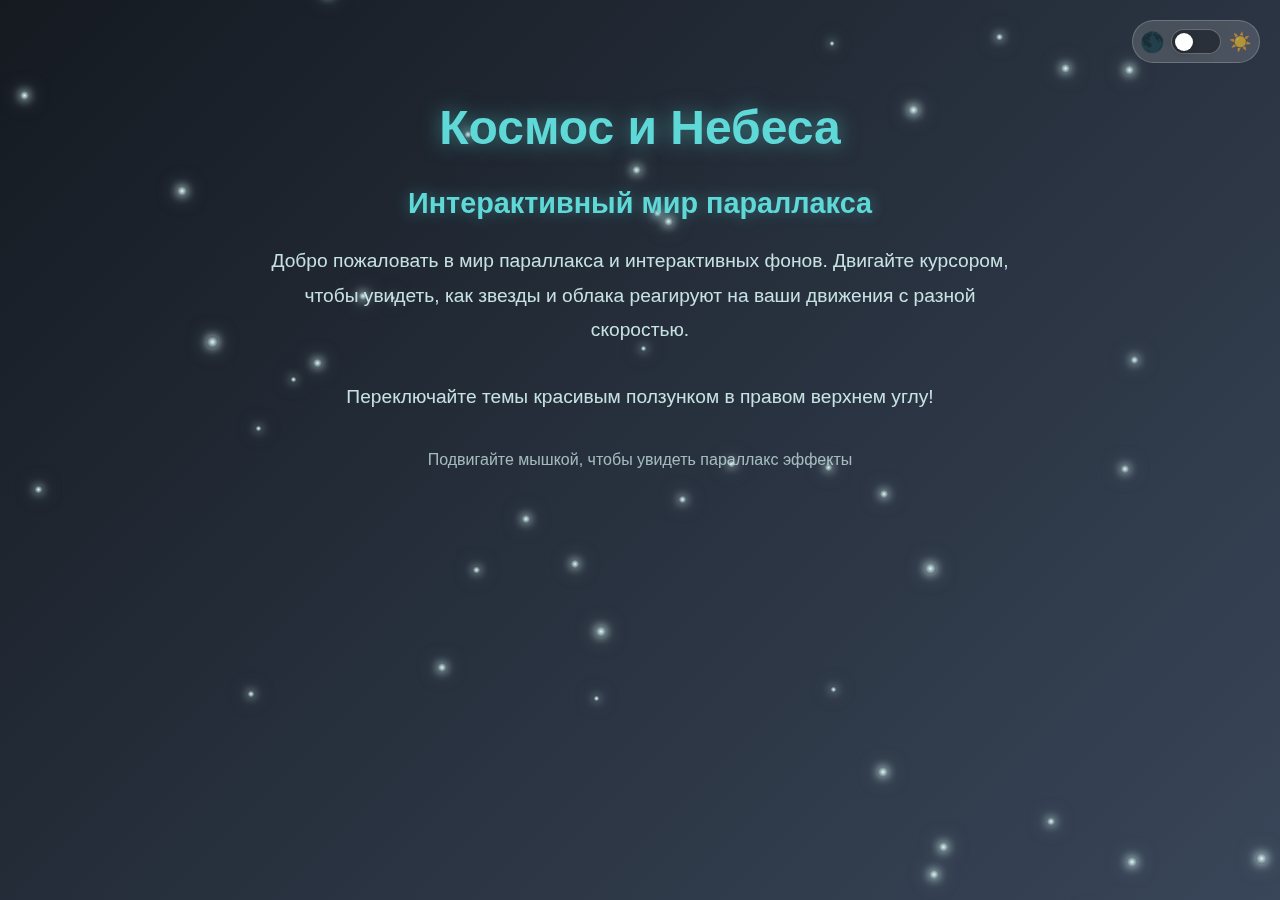
<file: подсказки для меня/Оформление для сайта.html>
<!DOCTYPE html>
<html lang="ru">
<head>
    <meta charset="UTF-8">
    <meta name="viewport" content="width=device-width, initial-scale=1.0">
    <title>Космос и Небо</title>
    <style>
        * {
            margin: 0;
            padding: 0;
            box-sizing: border-box;
        }

        body {
            font-family: 'Arial', sans-serif;
            overflow-x: hidden;
            min-height: 100vh;
            transition: all 1s ease;
        }

        /* Темная космическая тема - ИДЕАЛЬНАЯ, НЕ ТРОГАЕМ */
        .theme-dark {
            background: linear-gradient(135deg, #151A21 0%, #394659 100%);
            color: #D9F6F4;
        }

        /* Светлая небесная тема - только фон оставляем */
        .theme-light {
            background: linear-gradient(135deg, #87CEEB 0%, #E0F6FF 100%);
            color: #2C3E50;
        }

        /* Контейнер для фоновых элементов */
        .background-container {
            position: fixed;
            top: -20%; /* Расширяем вверх для облаков "за экраном" */
            left: 0;
            width: 100%;
            height: 140%; /* Увеличиваем высоту */
            z-index: -1;
            overflow: hidden;
        }

        /* Звезды - ИДЕАЛЬНЫЕ, НЕ ТРОГАЕМ */
        .star {
            position: absolute;
            border-radius: 50%;
            background: radial-gradient(circle, #D9F6F4 0%, rgba(217, 246, 244, 0.3) 70%, transparent 100%);
            box-shadow: 0 0 10px #D9F6F4, 0 0 20px rgba(217, 246, 244, 0.5);
            opacity: 0;
            transition: opacity 1s ease, transform 0.3s ease;
        }

        .theme-dark .star {
            opacity: 1;
        }

        /* НОВЫЕ SVG ОБЛАКА */
        .svg-cloud {
            position: absolute;
            opacity: 0;
            transition: opacity 1s ease, transform 0.3s ease;
        }

        .theme-light .svg-cloud {
            opacity: 1;
        }

        /* Контент страницы */
        .content {
            position: relative;
            z-index: 1;
            max-width: 800px;
            margin: 0 auto;
            padding: 100px 20px;
            text-align: center;
        }

        /* ЗАГОЛОВКИ */
        h1 {
            font-size: 3rem;
            margin-bottom: 2rem;
            text-shadow: 2px 2px 4px rgba(0,0,0,0.3);
        }

        .theme-dark h1 {
            color: #5ED9D7;
            text-shadow: 0 0 20px rgba(94, 217, 215, 0.5);
        }

        /* ПОДЗАГОЛОВКИ */
        h2 {
            font-size: 1.8rem;
            margin-bottom: 1.5rem;
            text-shadow: 1px 1px 2px rgba(0,0,0,0.2);
        }

        .theme-dark h2 {
            color: #5ED9D7;
            text-shadow: 0 0 15px rgba(94, 217, 215, 0.4);
        }

        /* ОСНОВНОЙ ТЕКСТ */
        p {
            font-size: 1.2rem;
            line-height: 1.8;
            margin-bottom: 2rem;
            opacity: 0.9;
        }

        .theme-dark p {
            color: #D9F6F4;
        }

        /* ПЕРЕКЛЮЧАТЕЛЬ ТЕМ - ПОЛЗУНОК */
        .theme-switcher {
            position: fixed;
            top: 20px;
            right: 20px;
            z-index: 1000;
            background: rgba(255, 255, 255, 0.15);
            backdrop-filter: blur(20px);
            border: 1px solid rgba(255, 255, 255, 0.2);
            border-radius: 50px;
            padding: 8px;
            display: flex;
            align-items: center;
            gap: 8px;
            cursor: pointer;
            transition: all 0.3s ease;
            user-select: none;
        }

        .theme-switcher:hover {
            background: rgba(255, 255, 255, 0.25);
            transform: scale(1.02);
        }

        .theme-icon {
            font-size: 18px;
            transition: all 0.3s ease;
            opacity: 0.6;
        }

        .theme-icon.active {
            opacity: 1;
            transform: scale(1.1);
        }

        .switch-track {
            width: 50px;
            height: 25px;
            background: rgba(255, 255, 255, 0.2);
            border-radius: 25px;
            position: relative;
            transition: all 0.3s ease;
            border: 1px solid rgba(255, 255, 255, 0.3);
        }

        .switch-thumb {
            width: 18px;
            height: 18px;
            background: white;
            border-radius: 50%;
            position: absolute;
            top: 2.5px;
            left: 3px;
            transition: all 0.3s cubic-bezier(0.4, 0, 0.2, 1);
            box-shadow: 0 2px 8px rgba(0,0,0,0.2);
        }

        .theme-light .switch-thumb {
            transform: translateX(26px);
            background: #FFD700;
            box-shadow: 0 2px 8px rgba(255, 215, 0, 0.4);
        }

        .theme-dark .switch-track {
            background: rgba(21, 26, 33, 0.6);
        }

        .theme-light .switch-track {
            background: rgba(135, 206, 235, 0.6);
        }
    </style>
</head>
<body class="theme-dark">    
    <!-- ПЕРЕКЛЮЧАТЕЛЬ ТЕМ -->
    <div class="theme-switcher" onclick="toggleTheme()">
        <span class="theme-icon moon active">🌑</span>
        <div class="switch-track">
            <div class="switch-thumb"></div>
        </div>
        <span class="theme-icon sun">☀️</span>
    </div>

    <div class="background-container" id="backgroundContainer">
        <!-- Звезды и облака будут добавлены через JavaScript -->
    </div>

    <div class="content">
        <h1>Космос и Небеса</h1>
        <h2>Интерактивный мир параллакса</h2>
        <p>Добро пожаловать в мир параллакса и интерактивных фонов. Двигайте курсором, чтобы увидеть, как звезды и облака реагируют на ваши движения с разной скоростью.</p>
        <p>Переключайте темы красивым ползунком в правом верхнем углу!</p>
        <p style="font-size: 1rem; opacity: 0.7; margin-top: 1rem;">Подвигайте мышкой, чтобы увидеть параллакс эффекты</p>
    </div>

    <script>
        let mouseX = 0;
        let mouseY = 0;
        let isMouseMoving = false;
        let mouseTimeout;
        let isDark = true;
        let starAnimations = [];
        let cloudAnimations = [];

        // Функция для плавной анимации звезд - ДОБАВЛЯЕМ БОЛЬШЕ РАНДОМНОСТИ
        function animateStars() {
            const stars = document.querySelectorAll('.star.floating');
            
            stars.forEach((star, index) => {
                if (starAnimations[index]) {
                    cancelAnimationFrame(starAnimations[index]);
                }
                
                let startTime = Date.now() + Math.random() * 20000;
                const animationType = Math.floor(Math.random() * 8);
                const randomDuration = 15 + Math.random() * 25;
                const randomAmplitude = 0.04 + Math.random() * 0.06;
                const randomPhase = Math.random() * Math.PI * 2;
                
                function animate() {
                    if (!star.classList.contains('floating')) return;
                    
                    const elapsed = (Date.now() - startTime) / 1000;
                    const progress = (elapsed % randomDuration) / randomDuration;
                    
                    let offsetY = 0;
                    
                    switch(animationType) {
                        case 0:
                            offsetY = Math.sin(progress * Math.PI * 2 + randomPhase) * randomAmplitude;
                            break;
                        case 1:
                            offsetY = Math.cos(progress * Math.PI * 2 + randomPhase) * randomAmplitude;
                            break;
                        case 2:
                            offsetY = Math.sin(progress * Math.PI * 4 + randomPhase) * randomAmplitude * 0.7;
                            break;
                        case 3:
                            offsetY = Math.cos(progress * Math.PI * 4 + randomPhase) * randomAmplitude * 0.8;
                            break;
                        case 4:
                            offsetY = Math.sin(progress * Math.PI * 1.5 + randomPhase) * randomAmplitude * 1.2;
                            break;
                        case 5:
                            offsetY = Math.cos(progress * Math.PI * 3 + randomPhase) * randomAmplitude * 0.9;
                            break;
                        case 6:
                            offsetY = Math.sin(progress * Math.PI * 2.5 + randomPhase) * randomAmplitude * 1.1;
                            break;
                        case 7:
                            offsetY = Math.cos(progress * Math.PI * 1.8 + randomPhase) * randomAmplitude * 0.6;
                            break;
                    }
                    
                    const currentTransform = star.style.transform || 'translate(0px, 0px)';
                    const matches = currentTransform.match(/translate\(([^,]+),\s*([^)]+)\)/);
                    
                    let currentX = 0;
                    let currentY = 0;
                    
                    if (matches) {
                        currentX = parseFloat(matches[1]);
                        currentY = parseFloat(matches[2]);
                    }
                    
                    star.style.transform = `translate(${currentX}px, ${currentY + offsetY}px)`;
                    
                    starAnimations[index] = requestAnimationFrame(animate);
                }
                
                setTimeout(() => {
                    starAnimations[index] = requestAnimationFrame(animate);
                }, Math.random() * 15000);
            });
        }

        // Функция для плавной анимации облаков
        function animateClouds() {
            const clouds = document.querySelectorAll('.svg-cloud.floating');
            
            clouds.forEach((cloud, index) => {
                if (cloudAnimations[index]) {
                    cancelAnimationFrame(cloudAnimations[index]);
                }
                
                let startTime = Date.now() + Math.random() * 10000;
                let animationType = index % 4;
                
                function animate() {
                    if (!cloud.classList.contains('floating')) return;
                    
                    const elapsed = (Date.now() - startTime) / 1000;
                    const duration = 20;
                    
                    let offsetY = 0;
                    const progress = (elapsed % duration) / duration;
                    
                    switch(animationType) {
                        case 0:
                            offsetY = Math.sin(progress * Math.PI * 2) * -0.06;
                            break;
                        case 1:
                            offsetY = Math.sin(progress * Math.PI * 2 + Math.PI) * 0.05;
                            break;
                        case 2:
                            offsetY = Math.sin(progress * Math.PI * 2) * -0.07;
                            break;
                        case 3:
                            offsetY = Math.sin(progress * Math.PI * 2 + Math.PI) * 0.055;
                            break;
                    }
                    
                    const currentTransform = cloud.style.transform || 'translate(0px, 0px)';
                    const matches = currentTransform.match(/translate\(([^,]+),\s*([^)]+)\)/);
                    
                    let currentX = 0;
                    let currentY = 0;
                    
                    if (matches) {
                        currentX = parseFloat(matches[1]);
                        currentY = parseFloat(matches[2]);
                    }
                    
                    cloud.style.transform = `translate(${currentX}px, ${currentY + offsetY}px)`;
                    
                    cloudAnimations[index] = requestAnimationFrame(animate);
                }
                
                setTimeout(() => {
                    cloudAnimations[index] = requestAnimationFrame(animate);
                }, Math.random() * 8000);
            });
        }

        // Создание звезд - РАВНОМЕРНОЕ ХАОТИЧНОЕ РАСПРЕДЕЛЕНИЕ ПО ВСЕМУ ЭКРАНУ
        function createStars() {
            const container = document.getElementById('backgroundContainer');
            const starCount = 60;

            for (let i = 0; i < starCount; i++) {
                const star = document.createElement('div');
                star.className = 'star';
                
                const size = Math.random() * 8 + 4;
                star.style.width = size + 'px';
                star.style.height = size + 'px';
                
                const left = Math.random() * 100;
                const top = Math.random() * 100;
                
                star.style.left = left + '%';
                star.style.top = top + '%';
                
                star.dataset.parallax = (Math.random() * 0.5 + 0.1).toFixed(2);
                star.style.animationDelay = (Math.random() * 10) + 's';
                
                container.appendChild(star);
            }
        }

        // Создание красивых облаков - КРУПНЫЕ И МАЛЕНЬКИЕ + ЗА ЭКРАНОМ + БЕЗ ПЕРЕСЕЧЕНИЙ
        function createSVGClouds() {
            const container = document.getElementById('backgroundContainer');
            const cloudPositions = []; // Массив для отслеживания занятых позиций
            
            // СНАЧАЛА создаем КРУПНЫЕ облака по зонам (включая зону "за экраном")
            const zones = [
                // ЗА ЭКРАНОМ СВЕРХУ - НОВАЯ ЗОНА!
                { left: [5, 15, 25, 35, 45, 55, 65, 75, 85, 95], top: [-15, -12, -18, -8, -20, -10, -16, -6, -14, -22] },
                // ВЕРХ-ЛЕВО
                { left: [0, 8, 16, 24, 32, 40, 5], top: [0, 8, 16, 24, 32, 40, 12] },
                // ВЕРХ-ПРАВО
                { left: [60, 68, 76, 84, 92, 96, 65], top: [0, 8, 16, 24, 32, 40, 12] },
                // НИЗ-ЛЕВО  
                { left: [0, 8, 16, 24, 32, 40, 5], top: [60, 68, 76, 84, 92, 96, 72] },
                // НИЗ-ПРАВО
                { left: [60, 68, 76, 84, 92, 96, 65], top: [60, 68, 76, 84, 92, 96, 72] }
            ];

            // Создаем КРУПНЫЕ облака
            zones.forEach((zone, zoneIndex) => {
                const cloudCount = zoneIndex === 0 ? 10 : 7; // Больше облаков "за экраном"
                for (let i = 0; i < cloudCount; i++) {
                    createCloudWithCollisionCheck(container, zone.left[i], zone.top[i], 'large', cloudPositions);
                }
            });

            // ТЕПЕРЬ добавляем МАЛЕНЬКИЕ облачки хаотично (включая зону выше экрана)
            const smallCloudsCount = 35; // еще больше маленьких облачков
            
            for (let i = 0; i < smallCloudsCount; i++) {
                // Пытаемся найти свободное место
                let attempts = 0;
                let placed = false;
                
                while (attempts < 50 && !placed) {
                    const randomLeft = Math.random() * 100;
                    const randomTop = Math.random() * 120 - 20; // от -20% до 100%
                    
                    if (createCloudWithCollisionCheck(container, randomLeft, randomTop, 'small', cloudPositions)) {
                        placed = true;
                    }
                    attempts++;
                }
            }
        }

        // Создание красивых облаков - КРУПНЫЕ И МАЛЕНЬКИЕ + ЗА ЭКРАНОМ + МЯГКАЯ ПРОВЕРКА ПЕРЕСЕЧЕНИЙ
        function createSVGClouds() {
            const container = document.getElementById('backgroundContainer');
            const cloudPositions = []; // Массив для отслеживания занятых позиций
            
            // СНАЧАЛА создаем КРУПНЫЕ облака по зонам (включая зону "за экраном")
            const zones = [
                // ЗА ЭКРАНОМ СВЕРХУ - НОВАЯ ЗОНА!
                { left: [5, 15, 25, 35, 45, 55, 65, 75, 85, 95], top: [-15, -12, -18, -8, -20, -10, -16, -6, -14, -22] },
                // ВЕРХ-ЛЕВО
                { left: [0, 8, 16, 24, 32, 40, 5], top: [0, 8, 16, 24, 32, 40, 12] },
                // ВЕРХ-ПРАВО
                { left: [60, 68, 76, 84, 92, 96, 65], top: [0, 8, 16, 24, 32, 40, 12] },
                // НИЗ-ЛЕВО  
                { left: [0, 8, 16, 24, 32, 40, 5], top: [60, 68, 76, 84, 92, 96, 72] },
                // НИЗ-ПРАВО
                { left: [60, 68, 76, 84, 92, 96, 65], top: [60, 68, 76, 84, 92, 96, 72] }
            ];

            // Создаем КРУПНЫЕ облака (без строгой проверки коллизий)
            zones.forEach((zone, zoneIndex) => {
                const cloudCount = zoneIndex === 0 ? 10 : 7; // Больше облаков "за экраном"
                for (let i = 0; i < cloudCount; i++) {
                    createCloudSimple(container, zone.left[i], zone.top[i], 'large', cloudPositions);
                }
            });

            // ТЕПЕРЬ добавляем МАЛЕНЬКИЕ облачки хаотично (с мягкой проверкой)
            const smallCloudsCount = 35;
            
            for (let i = 0; i < smallCloudsCount; i++) {
                // Пытаемся найти место с мягкой проверкой
                let attempts = 0;
                let placed = false;
                
                while (attempts < 20 && !placed) { // Меньше попыток, больше терпимости
                    const randomLeft = Math.random() * 100;
                    const randomTop = Math.random() * 120 - 20; // от -20% до 100%
                    
                    if (createCloudWithSoftCollisionCheck(container, randomLeft, randomTop, 'small', cloudPositions)) {
                        placed = true;
                    }
                    attempts++;
                }
                
                // Если не смогли разместить с проверкой, размещаем принудительно
                if (!placed) {
                    const randomLeft = Math.random() * 100;
                    const randomTop = Math.random() * 120 - 20;
                    createCloudSimple(container, randomLeft, randomTop, 'small', cloudPositions);
                }
            }
        }

        // Простое создание облака без проверки коллизий
        function createCloudSimple(container, leftPercent, topPercent, size, cloudPositions) {
            let width, height, bubbleSize, bubblesCount, blurAmount;
            
            if (size === 'large') {
                width = (Math.random() * 400 + 300) * 1.2;
                height = (Math.random() * 300 + 200) * 1.2;
                bubbleSize = 15 + Math.random() * 25;
                bubblesCount = Math.floor(Math.random() * 5) + 8;
                blurAmount = (6 + Math.random() * 4) * 0.9;
            } else {
                width = (Math.random() * 200 + 150) * 1.2;
                height = (Math.random() * 150 + 100) * 1.2;
                bubbleSize = 8 + Math.random() * 12;
                bubblesCount = Math.floor(Math.random() * 3) + 4;
                blurAmount = (4 + Math.random() * 3) * 1.2;
            }
            
            const left = leftPercent + Math.random() * 3 - 1.5;
            const top = topPercent + Math.random() * 3 - 1.5;
            
            createCloud(container, left, top, size, width, height, bubbleSize, bubblesCount, blurAmount);
            
            // Записываем позицию для будущих проверок
            const screenWidth = window.innerWidth || 1920;
            const screenHeight = window.innerHeight || 1080;
            
            cloudPositions.push({
                left: (left / 100) * screenWidth,
                top: (top / 100) * screenHeight,
                right: (left / 100) * screenWidth + width,
                bottom: (top / 100) * screenHeight + height
            });
        }

        // Проверка пересечения с МЯГКОЙ толерантностью
        function isOverlappingTooMuch(rect1, rect2) {
            // Проверяем только сильное пересечение (более 60% площади)
            const overlapLeft = Math.max(rect1.left, rect2.left);
            const overlapTop = Math.max(rect1.top, rect2.top);
            const overlapRight = Math.min(rect1.right, rect2.right);
            const overlapBottom = Math.min(rect1.bottom, rect2.bottom);
            
            if (overlapLeft < overlapRight && overlapTop < overlapBottom) {
                const overlapArea = (overlapRight - overlapLeft) * (overlapBottom - overlapTop);
                const rect1Area = (rect1.right - rect1.left) * (rect1.bottom - rect1.top);
                const overlapRatio = overlapArea / rect1Area;
                
                return overlapRatio > 0.6; // Только если пересечение больше 60%
            }
            
            return false;
        }

        // Функция создания облака с мягкой проверкой коллизий
        function createCloudWithSoftCollisionCheck(container, leftPercent, topPercent, size, cloudPositions) {
            let width, height;
            
            if (size === 'large') {
                width = (Math.random() * 400 + 300) * 1.2;
                height = (Math.random() * 300 + 200) * 1.2;
            } else {
                width = (Math.random() * 200 + 150) * 1.2;
                height = (Math.random() * 150 + 100) * 1.2;
            }
            
            const left = leftPercent + Math.random() * 3 - 1.5;
            const top = topPercent + Math.random() * 3 - 1.5;
            
            // Вычисляем прямоугольник нового облака
            const screenWidth = window.innerWidth || 1920;
            const screenHeight = window.innerHeight || 1080;
            
            const newCloudRect = {
                left: (left / 100) * screenWidth,
                top: (top / 100) * screenHeight,
                right: (left / 100) * screenWidth + width,
                bottom: (top / 100) * screenHeight + height
            };
            
            // Проверяем только сильное пересечение
            for (let existingRect of cloudPositions) {
                if (isOverlappingTooMuch(newCloudRect, existingRect)) {
                    return false; // Сильно пересекается, не создаем
                }
            }
            
            // Если пересечение допустимое, создаем облако
            createCloudSimple(container, leftPercent, topPercent, size, cloudPositions);
            
            return true;
        }

        // Функция создания одного облака
        function createCloud(container, leftPercent, topPercent, size, width, height, bubbleSize, bubblesCount, blurAmount) {
            const svg = document.createElementNS("http://www.w3.org/2000/svg", "svg");
            svg.classList.add('svg-cloud');
            
            svg.setAttribute('viewBox', '0 0 200 200');
            svg.style.width = width + 'px';
            svg.style.height = height + 'px';
            
            svg.style.left = leftPercent + '%';
            svg.style.top = topPercent + '%';
            
            // Создаем фильтр размытия для каждого облака
            const defs = document.createElementNS("http://www.w3.org/2000/svg", "defs");
            const filter = document.createElementNS("http://www.w3.org/2000/svg", "filter");
            const filterId = `blur-${Math.random().toString(36).substr(2, 9)}`;
            filter.setAttribute('id', filterId);
            
            const gaussianBlur = document.createElementNS("http://www.w3.org/2000/svg", "feGaussianBlur");
            gaussianBlur.setAttribute('stdDeviation', blurAmount);
            
            filter.appendChild(gaussianBlur);
            defs.appendChild(filter);
            svg.appendChild(defs);
            
            // Создаем КУЧЕВОЕ облако из пушистых "пузырей"
            const g = document.createElementNS("http://www.w3.org/2000/svg", "g");
            g.setAttribute('filter', `url(#${filterId})`);
            
            // Основа облака - большой эллипс
            const mainEllipse = document.createElementNS("http://www.w3.org/2000/svg", "ellipse");
            mainEllipse.setAttribute('cx', '100');
            mainEllipse.setAttribute('cy', '120');
            
            if (size === 'large') {
                mainEllipse.setAttribute('rx', '45');
                mainEllipse.setAttribute('ry', '25');
            } else {
                mainEllipse.setAttribute('rx', '30');
                mainEllipse.setAttribute('ry', '18');
            }
            
            mainEllipse.setAttribute('fill', 'white');
            mainEllipse.setAttribute('opacity', '0.85'); // Чуть больше непрозрачности для размытых
            g.appendChild(mainEllipse);
            
            // Создаем пушистые "пузыри" для объема
            for (let j = 0; j < bubblesCount; j++) {
                const path = document.createElementNS("http://www.w3.org/2000/svg", "path");
                
                // Позиция пузыря относительно центра
                const bubbleX = 70 + Math.random() * 60;
                const bubbleY = 90 + Math.random() * 40;
                
                // Создаем круглый "пузырь" с выпуклостями
                const bumpsCount = 6 + Math.floor(Math.random() * 3);
                let pathData = '';
                
                for (let k = 0; k < bumpsCount; k++) {
                    const angle = (k / bumpsCount) * Math.PI * 2;
                    const nextAngle = ((k + 1) / bumpsCount) * Math.PI * 2;
                    
                    // Радиус с вариациями для пушистости
                    const radius1 = bubbleSize + Math.random() * 8 - 4;
                    const radius2 = bubbleSize + Math.random() * 8 - 4;
                    
                    const x1 = bubbleX + Math.cos(angle) * radius1;
                    const y1 = bubbleY + Math.sin(angle) * radius1;
                    const x2 = bubbleX + Math.cos(nextAngle) * radius2;
                    const y2 = bubbleY + Math.sin(nextAngle) * radius2;
                    
                    // Контрольные точки для плавных выпуклостей
                    const controlRadius = bubbleSize + Math.random() * 6 + 2;
                    const cp1X = bubbleX + Math.cos(angle + 0.3) * controlRadius;
                    const cp1Y = bubbleY + Math.sin(angle + 0.3) * controlRadius;
                    const cp2X = bubbleX + Math.cos(nextAngle - 0.3) * controlRadius;
                    const cp2Y = bubbleY + Math.sin(nextAngle - 0.3) * controlRadius;
                    
                    if (k === 0) {
                        pathData = `M ${x1} ${y1}`;
                    }
                    
                    pathData += ` C ${cp1X} ${cp1Y}, ${cp2X} ${cp2Y}, ${x2} ${y2}`;
                }
                
                pathData += ' Z';
                
                path.setAttribute('d', pathData);
                path.setAttribute('fill', 'white');
                path.setAttribute('opacity', Math.random() * 0.25 + 0.65); // от 0.65 до 0.9
                
                g.appendChild(path);
            }
            
            svg.appendChild(g);
            // Каждому облаку - свой уникальный параллакс
            svg.dataset.parallax = (Math.random() * 0.5 + 0.1).toFixed(2);
            
            container.appendChild(svg);
        }

        // Обновление позиций элементов при движении мыши
        function updateParallax() {
            const stars = document.querySelectorAll('.star');
            const clouds = document.querySelectorAll('.svg-cloud');
            
            const centerX = window.innerWidth / 2;
            const centerY = window.innerHeight / 2;
            
            const deltaX = (mouseX - centerX) / centerX;
            const deltaY = (mouseY - centerY) / centerY;

            if (isMouseMoving) {
                stars.forEach((star, index) => {
                    star.classList.remove('floating');
                    if (starAnimations[index]) {
                        cancelAnimationFrame(starAnimations[index]);
                    }
                    
                    const parallax = parseFloat(star.dataset.parallax);
                    const moveX = deltaX * parallax * 50;
                    const moveY = deltaY * parallax * 50;
                    star.style.transform = `translate(${moveX}px, ${moveY}px)`;
                });

                clouds.forEach((cloud, index) => {
                    cloud.classList.remove('floating');
                    if (cloudAnimations[index]) {
                        cancelAnimationFrame(cloudAnimations[index]);
                    }
                    
                    const parallax = parseFloat(cloud.dataset.parallax);
                    const moveX = deltaX * parallax * 50;
                    const moveY = deltaY * parallax * 50;
                    cloud.style.transform = `translate(${moveX}px, ${moveY}px)`;
                });
            }
        }

        // Сброс позиций при остановке мыши
        function resetParallax() {
            const stars = document.querySelectorAll('.star');
            const clouds = document.querySelectorAll('.svg-cloud');
            
            stars.forEach(star => {
                setTimeout(() => {
                    star.classList.add('floating');
                }, 300);
            });

            setTimeout(animateStars, 500);

            clouds.forEach(cloud => {
                setTimeout(() => {
                    cloud.classList.add('floating');
                }, 300);
            });

            setTimeout(animateClouds, 500);
        }

        // Обработка движения мыши
        document.addEventListener('mousemove', (e) => {
            mouseX = e.clientX;
            mouseY = e.clientY;
            isMouseMoving = true;
            
            updateParallax();
            
            clearTimeout(mouseTimeout);
            mouseTimeout = setTimeout(() => {
                isMouseMoving = false;
                resetParallax();
            }, 1500);
        });

        // Переключение темы с обновлением иконок
        function toggleTheme() {
            const body = document.body;
            const moonIcon = document.querySelector('.theme-icon.moon');
            const sunIcon = document.querySelector('.theme-icon.sun');
            
            isDark = !isDark;
            
            if (isDark) {
                body.className = 'theme-dark';
                moonIcon.classList.add('active');
                sunIcon.classList.remove('active');
            } else {
                body.className = 'theme-light';
                moonIcon.classList.remove('active');
                sunIcon.classList.add('active');
            }
        }

        // Инициализация
        createStars();
        createSVGClouds();
        
        // Начальная анимация
        setTimeout(() => {
            if (!isMouseMoving) {
                resetParallax();
            }
        }, 100);
    </script>
</body>
</html>
</file>
